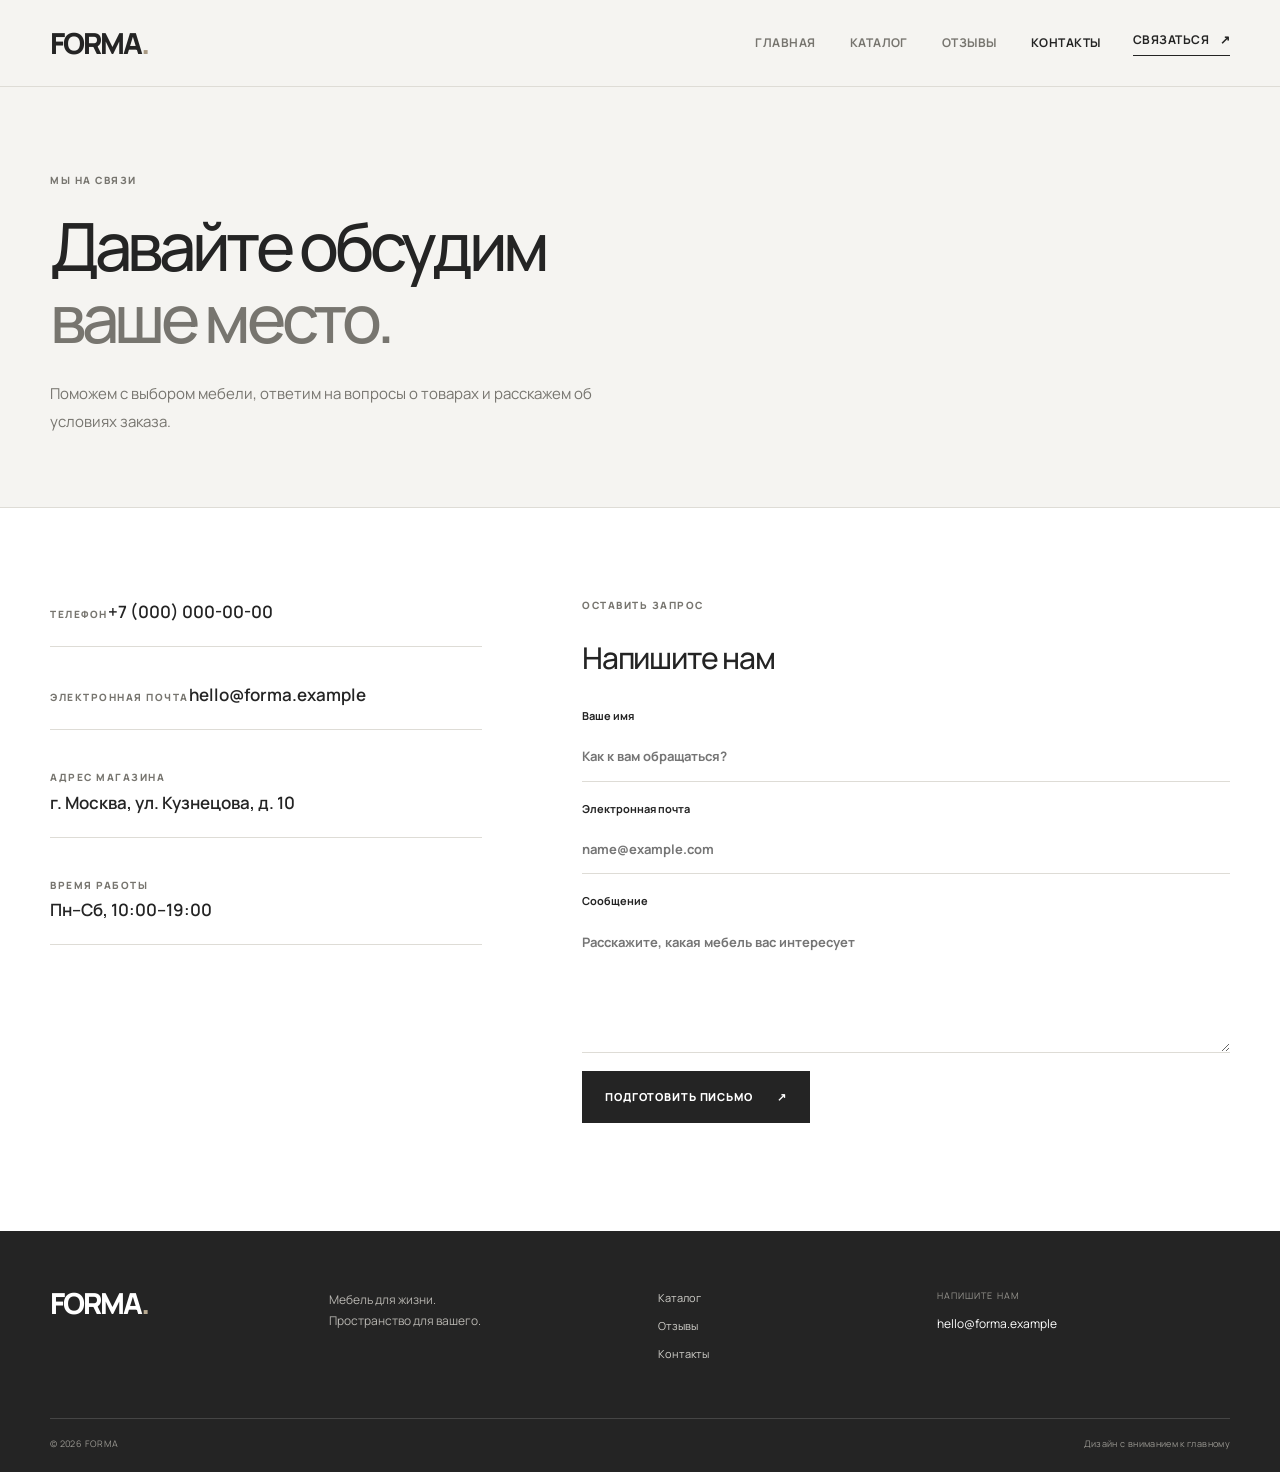
<file: contacts.html>
<!DOCTYPE html>
<html lang="ru">
<head>
  <meta charset="UTF-8">
  <meta name="viewport" content="width=device-width, initial-scale=1.0">
  <meta name="description" content="Свяжитесь с мебельной компанией FORMA.">
  <title>Контакты — FORMA</title>
  <link rel="preconnect" href="https://fonts.googleapis.com">
  <link rel="preconnect" href="https://fonts.gstatic.com" crossorigin>
  <link href="https://fonts.googleapis.com/css2?family=Manrope:wght@400;500;600;700;800&display=swap" rel="stylesheet">
  <link rel="stylesheet" href="css/style.css">
  <script src="js/script.js" defer></script>
</head>
<body>
  <header class="site-header">
    <div class="container header-inner">
      <a class="logo" href="index.html" aria-label="FORMA — главная">FORMA<span>.</span></a>
      <button class="menu-toggle" type="button" aria-label="Открыть меню" aria-expanded="false"><span></span><span></span></button>
      <nav class="main-nav" aria-label="Главная навигация">
        <a href="index.html">Главная</a><a href="catalog.html">Каталог</a><a href="reviews.html">Отзывы</a><a href="contacts.html" aria-current="page">Контакты</a>
      </nav>
      <a class="header-link" href="contacts.html">Связаться <span aria-hidden="true">↗</span></a>
    </div>
  </header>

  <main>
    <section class="page-hero">
      <div class="container">
        <p class="eyebrow">МЫ НА СВЯЗИ</p>
        <h1 class="page-title">Давайте обсудим<br><span>ваше место.</span></h1>
        <p class="page-lead">Поможем с выбором мебели, ответим на вопросы о товарах и расскажем об условиях заказа.</p>
      </div>
    </section>

    <section class="contacts-section section-space">
      <div class="container contacts-grid">
        <div class="contact-details">
          <div class="contact-item"><span class="eyebrow">ТЕЛЕФОН</span><a href="tel:+70000000000">+7 (000) 000-00-00</a></div>
          <div class="contact-item"><span class="eyebrow">ЭЛЕКТРОННАЯ ПОЧТА</span><a href="mailto:hello@forma.example">hello@forma.example</a></div>
          <div class="contact-item"><span class="eyebrow">АДРЕС МАГАЗИНА</span><p>г. Москва, ул. Кузнецова, д. 10</p></div>
          <div class="contact-item"><span class="eyebrow">ВРЕМЯ РАБОТЫ</span><p>Пн–Сб, 10:00–19:00</p></div>
        </div>

        <div class="contact-form-wrap">
          <p class="eyebrow">ОСТАВИТЬ ЗАПРОС</p>
          <h2>Напишите нам</h2>
          <form id="contact-form" class="contact-form">
            <label>Ваше имя<input type="text" name="name" placeholder="Как к вам обращаться?" required></label>
            <label>Электронная почта<input type="email" name="email" placeholder="name@example.com" required></label>
            <label>Сообщение<textarea name="message" rows="5" placeholder="Расскажите, какая мебель вас интересует" required></textarea></label>
            <button class="button button-dark" type="submit">Подготовить письмо <span aria-hidden="true">↗</span></button>
            <p class="form-status" id="form-status" role="status"></p>
          </form>
        </div>
      </div>
    </section>
  </main>

  <footer class="site-footer">
    <div class="container footer-main">
      <a class="logo logo-light" href="index.html">FORMA<span>.</span></a>
      <p>Мебель для жизни.<br>Пространство для вашего.</p>
      <div class="footer-nav"><a href="catalog.html">Каталог</a><a href="reviews.html">Отзывы</a><a href="contacts.html">Контакты</a></div>
      <div class="footer-contact"><span>НАПИШИТЕ НАМ</span><a href="mailto:hello@forma.example">hello@forma.example</a></div>
    </div>
    <div class="container footer-bottom"><span>© <span data-year></span> FORMA</span><span>Дизайн с вниманием к главному</span></div>
  </footer>
</body>
</html>
</file>
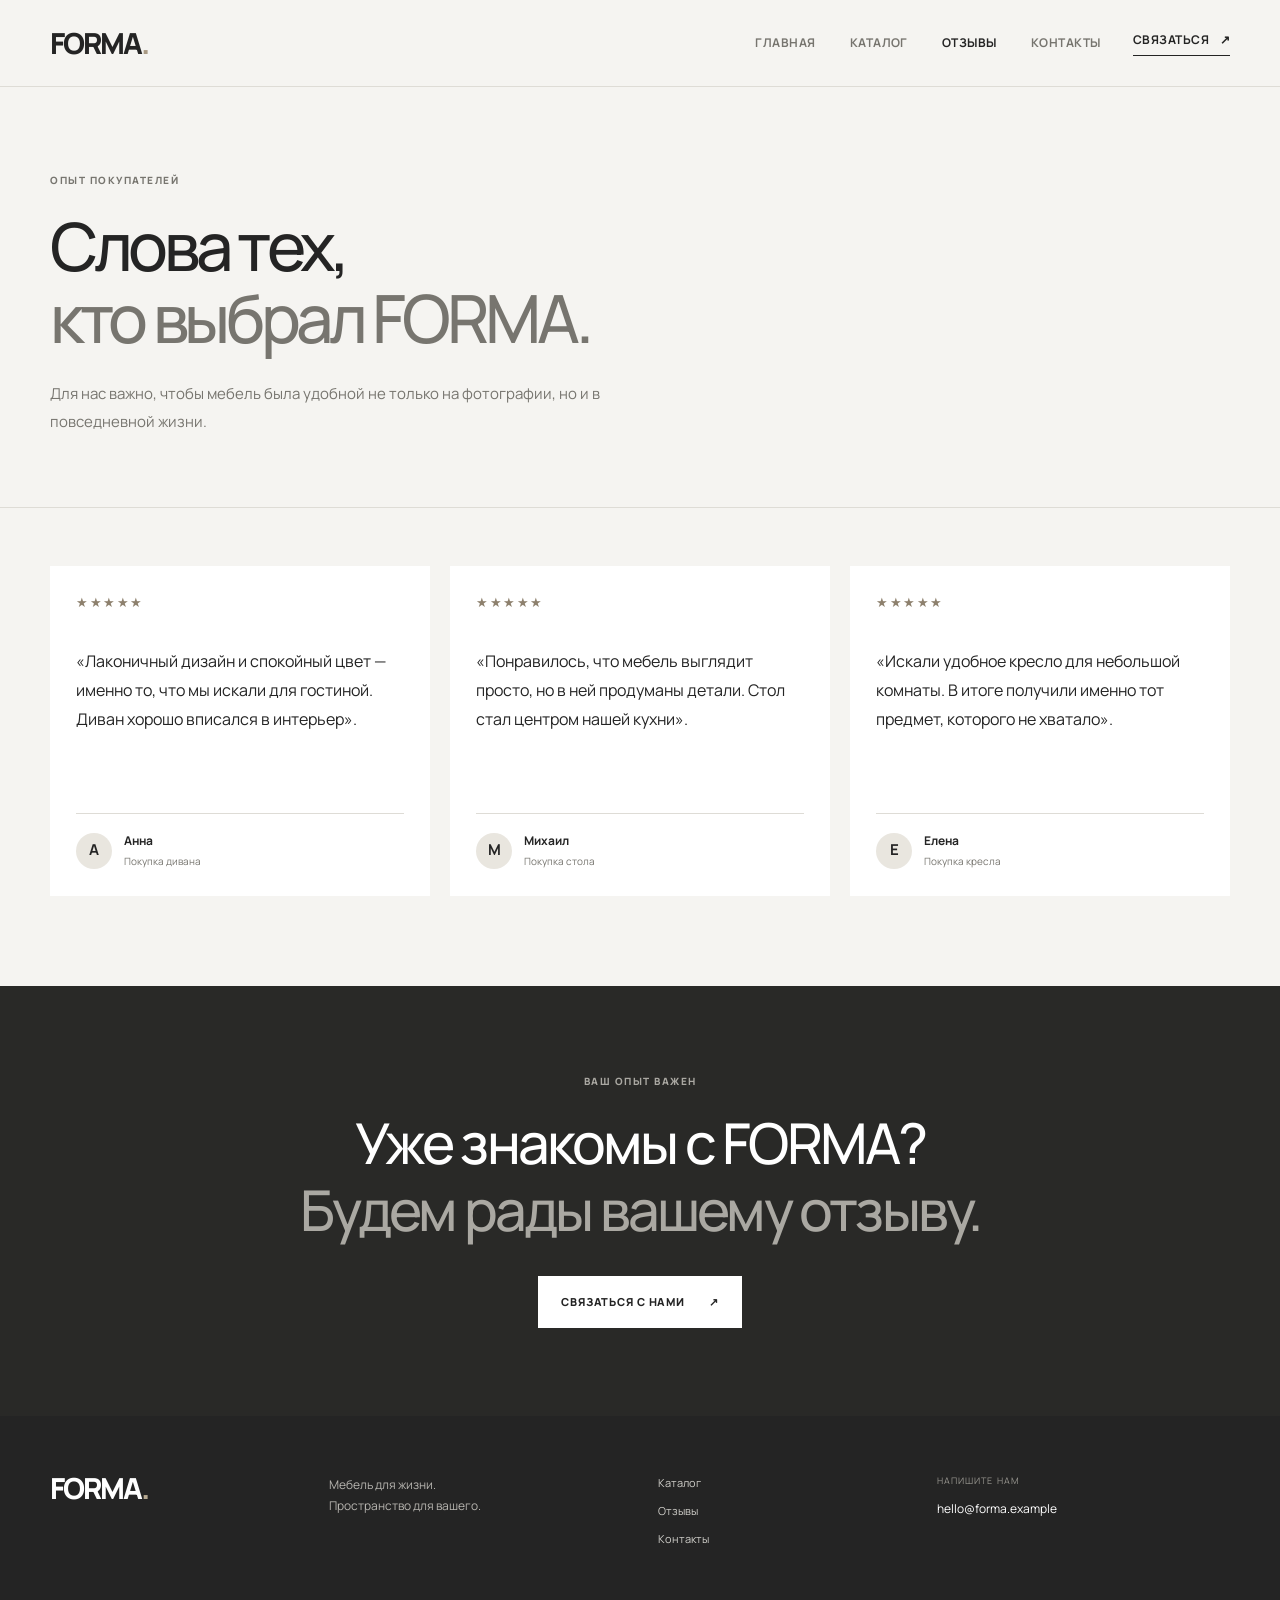
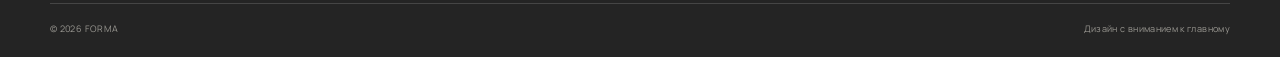
<file: reviews.html>
<!DOCTYPE html>
<html lang="ru">
<head>
  <meta charset="UTF-8">
  <meta name="viewport" content="width=device-width, initial-scale=1.0">
  <meta name="description" content="Отзывы покупателей о мебели FORMA.">
  <title>Отзывы — FORMA</title>
  <link rel="preconnect" href="https://fonts.googleapis.com">
  <link rel="preconnect" href="https://fonts.gstatic.com" crossorigin>
  <link href="https://fonts.googleapis.com/css2?family=Manrope:wght@400;500;600;700;800&display=swap" rel="stylesheet">
  <link rel="stylesheet" href="css/style.css">
  <script src="js/script.js" defer></script>
</head>
<body>
  <header class="site-header">
    <div class="container header-inner">
      <a class="logo" href="index.html" aria-label="FORMA — главная">FORMA<span>.</span></a>
      <button class="menu-toggle" type="button" aria-label="Открыть меню" aria-expanded="false"><span></span><span></span></button>
      <nav class="main-nav" aria-label="Главная навигация">
        <a href="index.html">Главная</a><a href="catalog.html">Каталог</a><a href="reviews.html" aria-current="page">Отзывы</a><a href="contacts.html">Контакты</a>
      </nav>
      <a class="header-link" href="contacts.html">Связаться <span aria-hidden="true">↗</span></a>
    </div>
  </header>

  <main>
    <section class="page-hero">
      <div class="container">
        <p class="eyebrow">ОПЫТ ПОКУПАТЕЛЕЙ</p>
        <h1 class="page-title">Слова тех,<br><span>кто выбрал FORMA.</span></h1>
        <p class="page-lead">Для нас важно, чтобы мебель была удобной не только на фотографии, но и в повседневной жизни.</p>
      </div>
    </section>

    <section class="reviews-section section-space">
      <div class="container">
        <div class="reviews-grid">
          <article class="review-card">
            <div class="review-top"><span class="review-stars" aria-label="5 из 5">★★★★★</span></div>
            <blockquote>«Лаконичный дизайн и спокойный цвет — именно то, что мы искали для гостиной. Диван хорошо вписался в интерьер».</blockquote>
            <div class="review-author"><span class="author-mark">А</span><div><strong>Анна</strong><span>Покупка дивана</span></div></div>
          </article>
          <article class="review-card">
            <div class="review-top"><span class="review-stars" aria-label="5 из 5">★★★★★</span></div>
            <blockquote>«Понравилось, что мебель выглядит просто, но в ней продуманы детали. Стол стал центром нашей кухни».</blockquote>
            <div class="review-author"><span class="author-mark">М</span><div><strong>Михаил</strong><span>Покупка стола</span></div></div>
          </article>
          <article class="review-card">
            <div class="review-top"><span class="review-stars" aria-label="5 из 5">★★★★★</span></div>
            <blockquote>«Искали удобное кресло для небольшой комнаты. В итоге получили именно тот предмет, которого не хватало».</blockquote>
            <div class="review-author"><span class="author-mark">Е</span><div><strong>Елена</strong><span>Покупка кресла</span></div></div>
          </article>
        </div>
      </div>
    </section>

    <section class="statement-section">
      <div class="container statement-inner">
        <p class="eyebrow">ВАШ ОПЫТ ВАЖЕН</p>
        <h2>Уже знакомы с FORMA?<br><span>Будем рады вашему отзыву.</span></h2>
        <a class="button button-light" href="contacts.html">Связаться с нами <span aria-hidden="true">↗</span></a>
      </div>
    </section>
  </main>

  <footer class="site-footer">
    <div class="container footer-main">
      <a class="logo logo-light" href="index.html">FORMA<span>.</span></a>
      <p>Мебель для жизни.<br>Пространство для вашего.</p>
      <div class="footer-nav"><a href="catalog.html">Каталог</a><a href="reviews.html">Отзывы</a><a href="contacts.html">Контакты</a></div>
      <div class="footer-contact"><span>НАПИШИТЕ НАМ</span><a href="mailto:hello@forma.example">hello@forma.example</a></div>
    </div>
    <div class="container footer-bottom"><span>© <span data-year></span> FORMA</span><span>Дизайн с вниманием к главному</span></div>
  </footer>
</body>
</html>
</file>
<file: css/style.css>
:root {
  --color-bg: #f5f4f1;
  --color-paper: #ffffff;
  --color-text: #242424;
  --color-muted: #77756f;
  --color-line: #dedcd6;
  --color-dark: #242424;
  --color-accent: #a99a84;
  --container: 1180px;
}

* { box-sizing: border-box; }

html { scroll-behavior: smooth; }

body {
  margin: 0;
  background: var(--color-bg);
  color: var(--color-text);
  font-family: "Manrope", Arial, sans-serif;
  font-size: 15px;
  line-height: 1.65;
}

img { display: block; max-width: 100%; }

a { color: inherit; text-decoration: none; }

button, input, textarea { font: inherit; }

button, a { -webkit-tap-highlight-color: transparent; }

.container {
  width: min(var(--container), calc(100% - 64px));
  margin-inline: auto;
}

.site-header {
  position: relative;
  z-index: 10;
  background: var(--color-bg);
  border-bottom: 1px solid var(--color-line);
}

.header-inner {
  min-height: 86px;
  display: flex;
  align-items: center;
  justify-content: space-between;
  gap: 32px;
}

.logo {
  font-size: 29px;
  line-height: 1;
  font-weight: 800;
  letter-spacing: -2px;
}

.logo span { color: var(--color-accent); }

.main-nav {
  display: flex;
  align-items: center;
  gap: 34px;
  margin-left: auto;
}

.main-nav a, .header-link {
  font-size: 12px;
  font-weight: 700;
  letter-spacing: .04em;
  text-transform: uppercase;
}

.main-nav a {
  color: var(--color-muted);
  transition: color .2s ease;
}

.main-nav a:hover, .main-nav a[aria-current="page"] { color: var(--color-text); }

.header-link { border-bottom: 1px solid var(--color-text); padding-bottom: 5px; }
.header-link span { margin-left: 8px; }

.menu-toggle { display: none; }

.hero { padding: 66px 0 82px; }

.hero-grid {
  display: grid;
  grid-template-columns: .88fr 1.12fr;
  align-items: center;
  gap: 64px;
}

.eyebrow {
  margin: 0 0 20px;
  color: var(--color-muted);
  font-size: 10px;
  font-weight: 800;
  letter-spacing: .15em;
  line-height: 1.5;
}

.hero h1, .page-title {
  margin: 0;
  font-size: clamp(42px, 5.2vw, 70px);
  line-height: 1.08;
  font-weight: 500;
  letter-spacing: -.065em;
}

.hero h1 span, .page-title span, .section-heading span { color: var(--color-muted); }

.lead, .page-lead {
  max-width: 470px;
  margin: 26px 0 0;
  color: var(--color-muted);
  font-size: 15px;
  line-height: 1.9;
}

.hero-actions { display: flex; align-items: center; gap: 28px; margin-top: 34px; }

.button {
  display: inline-flex;
  min-height: 52px;
  align-items: center;
  justify-content: center;
  gap: 24px;
  padding: 0 22px;
  border: 1px solid transparent;
  font-size: 11px;
  font-weight: 800;
  letter-spacing: .08em;
  text-transform: uppercase;
  cursor: pointer;
  transition: background .2s ease, color .2s ease;
}

.button-dark { background: var(--color-dark); color: #fff; }
.button-dark:hover { background: #4a4946; }
.button-light { background: #fff; color: var(--color-dark); }
.button-light:hover { background: #e8e6e1; }

.text-link {
  display: inline-flex;
  align-items: center;
  gap: 12px;
  padding-bottom: 4px;
  border-bottom: 1px solid var(--color-line);
  font-size: 12px;
  font-weight: 700;
}

.hero-note {
  display: flex;
  align-items: center;
  gap: 12px;
  margin-top: 66px;
  color: var(--color-muted);
  font-size: 11px;
}

.note-line { width: 35px; height: 1px; background: var(--color-accent); }

.hero-image-wrap { min-width: 0; }
.hero-image { width: 100%; height: 560px; object-fit: cover; }
.image-caption { display: flex; justify-content: space-between; padding-top: 12px; color: var(--color-muted); font-size: 10px; letter-spacing: .08em; text-transform: uppercase; }

.section-space { padding: 90px 0; }

.intro-section { background: var(--color-paper); }
.intro-grid { display: grid; grid-template-columns: .55fr 1.45fr; gap: 50px; }
.section-heading { margin: 0; font-size: clamp(34px, 4vw, 54px); line-height: 1.15; font-weight: 500; letter-spacing: -.055em; }
.intro-bottom { display: flex; justify-content: space-between; align-items: end; gap: 45px; margin-top: 35px; }
.intro-bottom p { max-width: 510px; margin: 0; color: var(--color-muted); line-height: 1.9; }
.intro-bottom .text-link { flex: 0 0 auto; }

.section-topline { display: flex; justify-content: space-between; align-items: end; gap: 30px; margin-bottom: 34px; }
.section-topline .eyebrow { margin-bottom: 14px; }

.category-grid { display: grid; grid-template-columns: repeat(3, 1fr); gap: 22px; }
.category-card { display: block; min-width: 0; }
.category-card img { width: 100%; height: 310px; object-fit: cover; transition: opacity .25s ease; }
.category-card:hover img { opacity: .88; }
.category-card > div { display: grid; grid-template-columns: 35px 1fr auto; align-items: center; gap: 10px; padding-top: 16px; }
.category-card > div > span:first-child { color: var(--color-muted); font-size: 10px; }
.category-card h3 { margin: 0; font-size: 16px; font-weight: 600; }
.category-arrow { font-size: 18px; }

.statement-section { padding: 88px 0; background: #292927; color: #fff; }
.statement-inner { text-align: center; }
.statement-inner .eyebrow { color: #aaa8a2; }
.statement-inner h2 { margin: 0 auto 32px; font-size: clamp(34px, 4.4vw, 58px); line-height: 1.2; font-weight: 500; letter-spacing: -.05em; }
.statement-inner h2 span { color: #aaa8a2; }

.values-section { background: var(--color-paper); }
.values-grid { display: grid; grid-template-columns: repeat(3, 1fr); gap: 40px; margin-top: 40px; }
.value-item { border-top: 1px solid var(--color-line); padding-top: 18px; }
.value-item > span { color: var(--color-muted); font-size: 11px; }
.value-item h3 { margin: 25px 0 10px; font-size: 17px; font-weight: 600; }
.value-item p { max-width: 290px; margin: 0; color: var(--color-muted); font-size: 13px; line-height: 1.8; }

.page-hero { padding: 86px 0 70px; border-bottom: 1px solid var(--color-line); }
.page-hero .eyebrow { margin-bottom: 22px; }
.page-lead { max-width: 560px; }

.catalog-section { padding-top: 54px; }
.catalog-toolbar { display: flex; justify-content: space-between; align-items: center; gap: 24px; margin-bottom: 32px; }
.filter-list { display: flex; flex-wrap: wrap; gap: 8px; }
.filter-button { padding: 9px 15px; border: 1px solid var(--color-line); background: transparent; color: var(--color-muted); font-size: 11px; cursor: pointer; }
.filter-button:hover, .filter-button.is-active { background: var(--color-dark); border-color: var(--color-dark); color: #fff; }
.search-box { display: flex; align-items: center; gap: 10px; width: 230px; border-bottom: 1px solid var(--color-line); }
.search-box input { width: 100%; padding: 9px 0; border: 0; outline: 0; background: transparent; font-size: 12px; }
.search-box span { font-size: 20px; }
.product-grid { display: grid; grid-template-columns: repeat(3, 1fr); gap: 42px 22px; }
.product-card { min-width: 0; }
.product-image-wrap { position: relative; overflow: hidden; background: #e9e7e2; }
.product-image { width: 100%; height: 300px; object-fit: cover; transition: transform .35s ease; }
.product-card:hover .product-image { transform: scale(1.035); }
.product-category { position: absolute; top: 14px; left: 14px; padding: 6px 9px; background: rgba(255,255,255,.9); color: var(--color-text); font-size: 9px; font-weight: 700; letter-spacing: .08em; text-transform: uppercase; }
.product-info { display: flex; justify-content: space-between; align-items: start; gap: 12px; padding-top: 14px; }
.product-info h3 { margin: 0; font-size: 15px; font-weight: 600; }
.product-info p { margin: 5px 0 0; color: var(--color-muted); font-size: 11px; }
.product-price { white-space: nowrap; font-size: 13px; font-weight: 700; }
.empty-state { padding: 45px 0; color: var(--color-muted); text-align: center; }
.catalog-note { margin: 36px 0 0; color: var(--color-muted); font-size: 11px; line-height: 1.7; }

.reviews-section { padding-top: 58px; }
.reviews-grid { display: grid; grid-template-columns: repeat(3, 1fr); gap: 20px; }
.review-card { display: flex; flex-direction: column; min-height: 330px; padding: 26px; background: var(--color-paper); }
.review-top { display: flex; justify-content: space-between; align-items: center; gap: 10px; }
.review-stars { color: #8d806d; letter-spacing: .12em; font-size: 13px; }
.review-date { color: var(--color-muted); font-size: 8px; letter-spacing: .08em; }
.review-card blockquote { flex: 1; margin: 34px 0; font-size: 16px; line-height: 1.8; }
.review-author { display: flex; align-items: center; gap: 12px; border-top: 1px solid var(--color-line); padding-top: 17px; }
.author-mark { display: grid; width: 36px; height: 36px; place-items: center; background: #e9e6df; border-radius: 50%; font-weight: 700; }
.review-author div { display: grid; gap: 2px; }
.review-author strong { font-size: 12px; }
.review-author div span { color: var(--color-muted); font-size: 10px; }

.contacts-section { background: var(--color-paper); }
.contacts-grid { display: grid; grid-template-columns: .8fr 1.2fr; gap: 100px; }
.contact-details { display: grid; align-content: start; gap: 34px; }
.contact-item { border-bottom: 1px solid var(--color-line); padding-bottom: 20px; }
.contact-item .eyebrow { margin-bottom: 8px; }
.contact-item a, .contact-item p { margin: 0; font-size: 17px; font-weight: 600; }
.contact-form-wrap h2 { margin: 0 0 25px; font-size: 30px; font-weight: 500; letter-spacing: -.04em; }
.contact-form { display: grid; gap: 18px; }
.contact-form label { display: grid; gap: 8px; font-size: 11px; font-weight: 700; }
.contact-form input, .contact-form textarea { width: 100%; padding: 13px 0; border: 0; border-bottom: 1px solid var(--color-line); border-radius: 0; outline: 0; background: transparent; font-size: 13px; resize: vertical; }
.contact-form input:focus, .contact-form textarea:focus { border-color: var(--color-text); }
.contact-form .button { justify-self: start; }
.form-note, .form-status { margin: 0; color: var(--color-muted); font-size: 10px; line-height: 1.7; }
.form-status { color: var(--color-text); }

.site-footer { padding: 58px 0 20px; background: #242424; color: #fff; }
.footer-main { display: grid; grid-template-columns: 1fr 1.2fr 1fr 1.2fr; gap: 35px; padding-bottom: 55px; }
.logo-light { align-self: start; }
.logo-light span { color: #b7a991; }
.footer-main > p { margin: 0; color: #b7b5b0; font-size: 12px; line-height: 1.8; }
.footer-nav { display: grid; gap: 10px; justify-items: start; }
.footer-nav a { color: #d0cfca; font-size: 11px; }
.footer-contact { display: grid; align-content: start; gap: 10px; }
.footer-contact span { color: #999791; font-size: 9px; letter-spacing: .12em; }
.footer-contact a { font-size: 12px; }
.footer-bottom { display: flex; justify-content: space-between; gap: 20px; border-top: 1px solid #454545; padding-top: 18px; color: #999791; font-size: 9px; letter-spacing: .04em; }

.visually-hidden { position: absolute; width: 1px; height: 1px; padding: 0; margin: -1px; overflow: hidden; clip: rect(0,0,0,0); white-space: nowrap; border: 0; }

@media (max-width: 900px) {
  .hero-grid { gap: 35px; }
  .hero-image { height: 460px; }
  .main-nav { gap: 18px; }
  .contacts-grid { gap: 50px; }
  .product-image { height: 250px; }
}

@media (max-width: 700px) {
  .container { width: min(100% - 36px, var(--container)); }
  .header-inner { min-height: 72px; gap: 15px; }
  .logo { font-size: 26px; }
  .menu-toggle { display: grid; gap: 6px; width: 38px; height: 38px; place-content: center; margin-left: auto; border: 0; background: transparent; cursor: pointer; }
  .menu-toggle span { display: block; width: 22px; height: 1px; background: var(--color-text); }
  .main-nav { display: none; position: absolute; top: 71px; left: 0; right: 0; padding: 20px 18px 24px; background: var(--color-bg); border-bottom: 1px solid var(--color-line); }
  .main-nav.is-open { display: grid; gap: 18px; }
  .header-link { display: none; }
  .hero { padding: 45px 0 58px; }
  .hero-grid { grid-template-columns: 1fr; gap: 35px; }
  .hero h1, .page-title { font-size: clamp(40px, 12vw, 58px); }
  .hero-image { height: 360px; }
  .hero-note { margin-top: 38px; }
  .section-space { padding: 62px 0; }
  .intro-grid { grid-template-columns: 1fr; gap: 18px; }
  .intro-bottom { display: grid; gap: 22px; margin-top: 24px; }
  .section-topline { align-items: start; flex-direction: column; }
  .category-grid, .values-grid, .reviews-grid { grid-template-columns: 1fr; }
  .category-card img { height: 280px; }
  .values-grid { gap: 28px; }
  .statement-section { padding: 65px 0; }
  .page-hero { padding: 60px 0 50px; }
  .catalog-toolbar { align-items: stretch; flex-direction: column; }
  .filter-list { gap: 6px; }
  .filter-button { padding: 8px 10px; }
  .search-box { width: 100%; }
  .product-grid { grid-template-columns: repeat(2, minmax(0, 1fr)); gap: 28px 12px; }
  .product-image { height: 210px; }
  .product-info { display: grid; gap: 5px; }
  .reviews-grid { gap: 14px; }
  .review-card { min-height: 280px; }
  .contacts-grid { grid-template-columns: 1fr; gap: 55px; }
  .footer-main { grid-template-columns: 1fr 1fr; gap: 30px 20px; }
}

@media (max-width: 420px) {
  .product-grid { grid-template-columns: 1fr; }
  .product-image { height: 280px; }
  .hero-actions { align-items: start; flex-direction: column; gap: 20px; }
  .footer-main { grid-template-columns: 1fr; }
  .footer-bottom { flex-direction: column; gap: 8px; }
}
</file>
